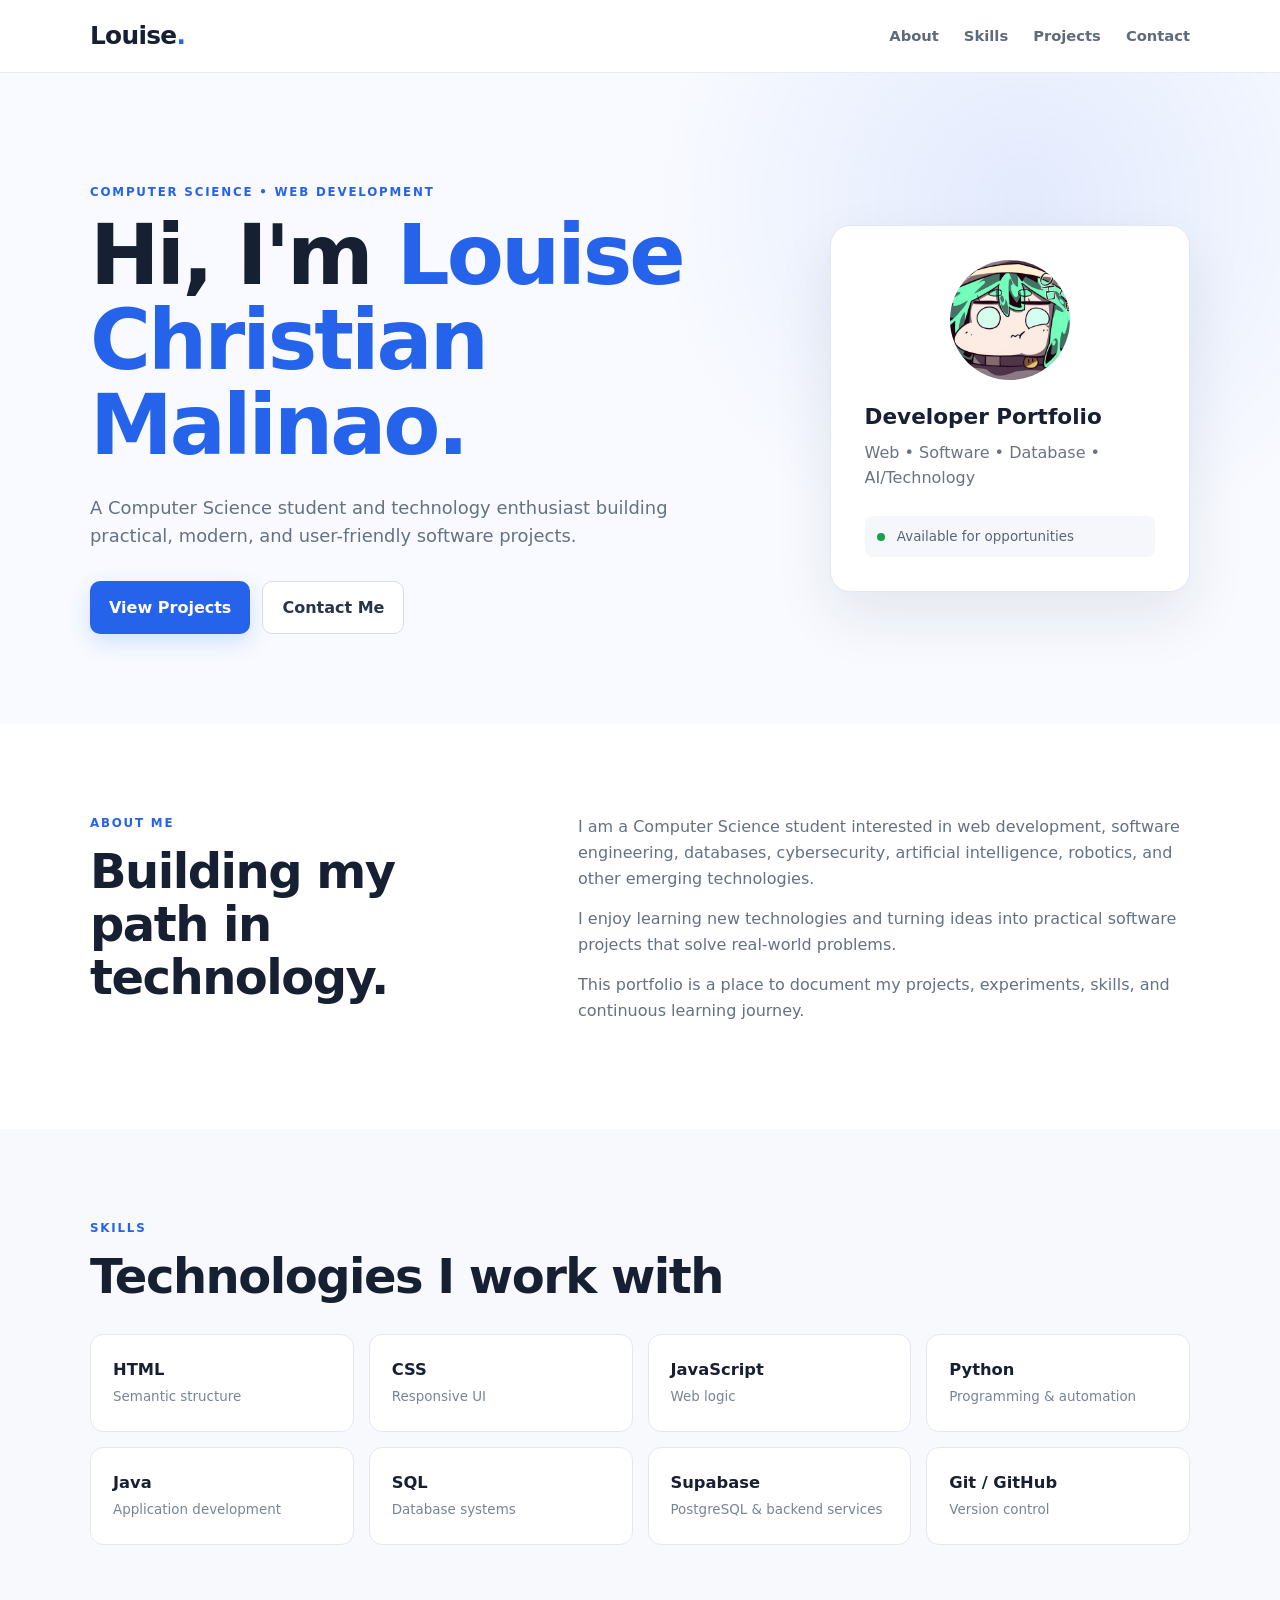
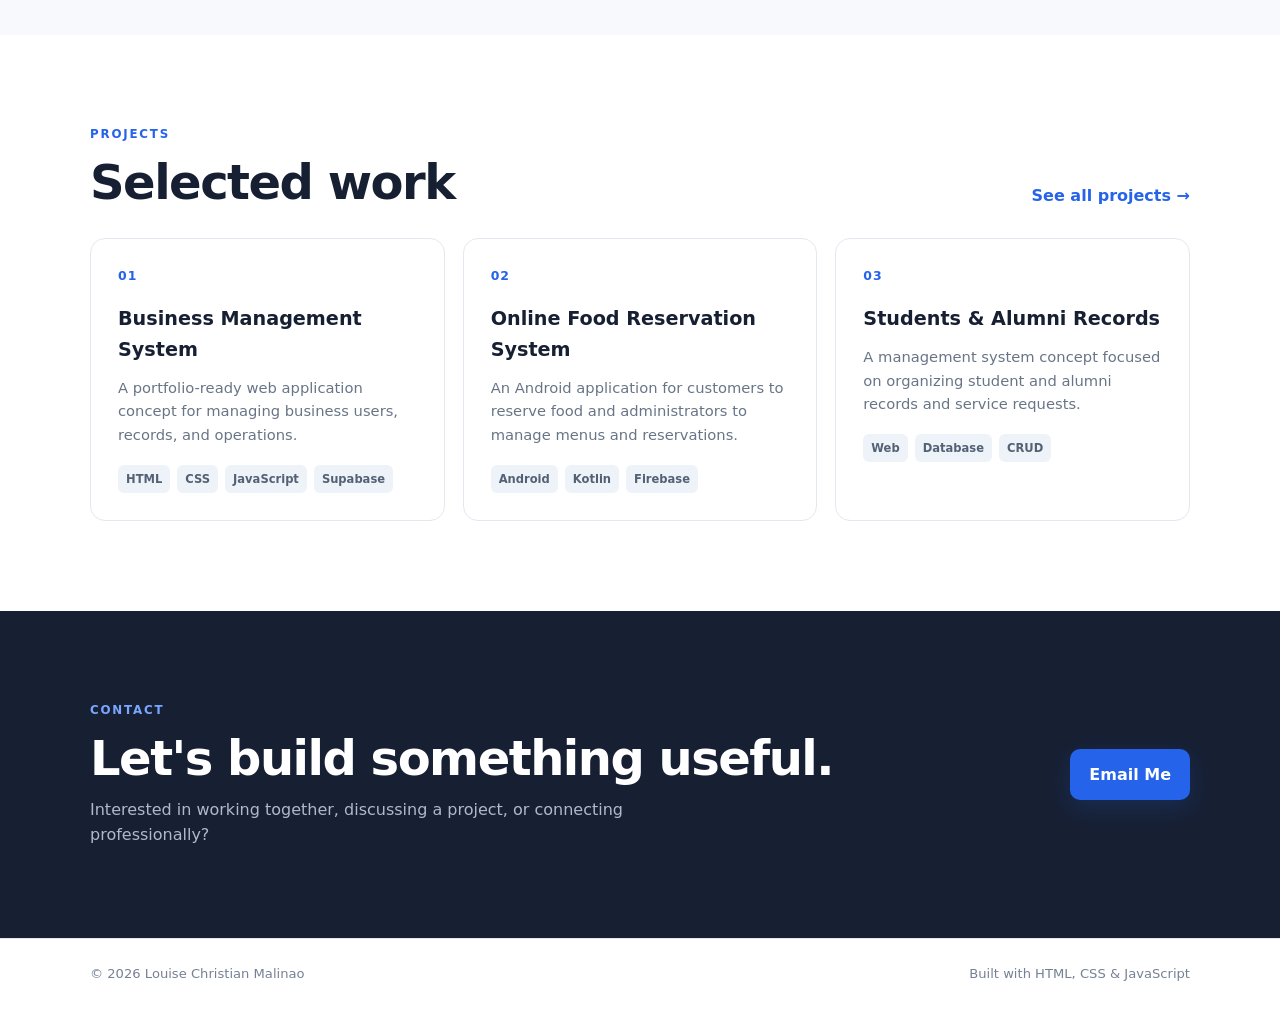
<file: Index.html>
<!DOCTYPE html>
<html lang="en">
<head>
  <meta charset="UTF-8">
  <meta name="viewport" content="width=device-width, initial-scale=1.0">
  <meta
    name="description"
    content="Louise Christian Malinao --- Computer Science student, developer, and technology enthusiast."
  >
  <meta name="author" content="Louise Christian Malinao">
  <title>Louise Christian Malinao | Portfolio</title>
  <link rel="stylesheet" href="style.css">
</head>
<body>
  <!-- ================= HEADER ================= -->
  <header class="site-header">
    <nav class="nav container">
      <a class="brand" href="index.html" aria-label="Louise Christian Malinao home">
        Louise<span>.</span>
      </a>
      <!-- Desktop Navigation -->
      <div class="nav-links" id="navLinks">
        <a href="#about">About</a>
        <a href="#skills">Skills</a>
        <a href="#projects">Projects</a>
        <a href="#contact">Contact</a>
      </div>
      <!-- Mobile Menu Button -->
      <button
        class="menu-toggle"
        type="button"
        aria-label="Open navigation menu"
        aria-expanded="false"
        aria-controls="navLinks"
      >
        ☰
      </button>
    </nav>
  </header>

  <main>
    <!-- ================= HERO ================= -->
    <section class="hero">
      <div class="container hero-grid">
        <div class="hero-content">
          <p class="eyebrow">
            COMPUTER SCIENCE • WEB DEVELOPMENT
          </p>
          <h1>
            Hi, I'm <span>Louise Christian Malinao.</span>
          </h1>
          <p class="hero-text">
            A Computer Science student and technology enthusiast building
            practical, modern, and user-friendly software projects.
          </p>
          <div class="hero-actions">
            <a class="btn primary" href="#projects">
              View Projects
            </a>
            <a class="btn outline" href="#contact">
              Contact Me
            </a>
          </div>
        </div>
        <div class="hero-card">
          <div class="avatar">
             <img src="profile.jpg" alt="Louise Christian Malinao">
          </div>
          <h2>
            Developer Portfolio
          </h2>
          <p>
            Web • Software • Database • AI/Technology
          </p>
          <div class="status">
            <span></span>
            Available for opportunities
          </div>
        </div>
      </div>
    </section>

    <!-- ================= ABOUT ================= -->
    <section id="about" class="section">
      <div class="container two-col">
        <div>
          <p class="eyebrow">
            ABOUT ME
          </p>
          <h2>
            Building my path in technology.
          </h2>
        </div>
        <div class="about-text">
          <p>
            I am a Computer Science student interested in web development,
            software engineering, databases, cybersecurity, artificial
            intelligence, robotics, and other emerging technologies.
          </p>
          <p>
            I enjoy learning new technologies and turning ideas into
            practical software projects that solve real-world problems.
          </p>
          <p>
            This portfolio is a place to document my projects, experiments,
            skills, and continuous learning journey.
          </p>
        </div>
      </div>
    </section>

    <!-- ================= SKILLS ================= -->
    <section id="skills" class="section section-muted">
      <div class="container">
        <p class="eyebrow">
          SKILLS
        </p>
        <h2>
          Technologies I work with
        </h2>
        <div class="skill-grid">
          <div class="skill-card">
            <strong>HTML</strong>
            <span>Semantic structure</span>
          </div>
          <div class="skill-card">
            <strong>CSS</strong>
            <span>Responsive UI</span>
          </div>
          <div class="skill-card">
            <strong>JavaScript</strong>
            <span>Web logic</span>
          </div>
          <div class="skill-card">
            <strong>Python</strong>
            <span>Programming & automation</span>
          </div>
          <div class="skill-card">
            <strong>Java</strong>
            <span>Application development</span>
          </div>
          <div class="skill-card">
            <strong>SQL</strong>
            <span>Database systems</span>
          </div>
          <div class="skill-card">
            <strong>Supabase</strong>
            <span>PostgreSQL & backend services</span>
          </div>
          <div class="skill-card">
            <strong>Git / GitHub</strong>
            <span>Version control</span>
          </div>
        </div>
      </div>
    </section>

    <!-- ================= PROJECTS ================= -->
    <section id="projects" class="section">
      <div class="container">
        <div class="section-head">
          <div>
            <p class="eyebrow">
              PROJECTS
            </p>
            <h2>
              Selected work
            </h2>
          </div>
          <a class="text-link" href="projects.html">
            See all projects →
          </a>
        </div>
        <div class="project-grid">
          <!-- Project 01 -->
          <article class="project-card">
            <div class="project-number">
              01
            </div>
            <h3>
              Business Management System
            </h3>
            <p>
              A portfolio-ready web application concept for managing
              business users, records, and operations.
            </p>
            <div class="tags">
              <span>HTML</span>
              <span>CSS</span>
              <span>JavaScript</span>
              <span>Supabase</span>
            </div>
          </article>
          <!-- Project 02 -->
          <article class="project-card">
            <div class="project-number">
              02
            </div>
            <h3>
              Online Food Reservation System
            </h3>
            <p>
              An Android application for customers to reserve food and
              administrators to manage menus and reservations.
            </p>
            <div class="tags">
              <span>Android</span>
              <span>Kotlin</span>
              <span>Firebase</span>
            </div>
          </article>
          <!-- Project 03 -->
          <article class="project-card">
            <div class="project-number">
              03
            </div>
            <h3>
              Students & Alumni Records
            </h3>
            <p>
              A management system concept focused on organizing student
              and alumni records and service requests.
            </p>
            <div class="tags">
              <span>Web</span>
              <span>Database</span>
              <span>CRUD</span>
            </div>
          </article>
        </div>
      </div>
    </section>

    <!-- ================= CONTACT ================= -->
    <section id="contact" class="section contact-section">
      <div class="container contact-card">
        <div>
          <p class="eyebrow">
            CONTACT
          </p>
          <h2>
            Let's build something useful.
          </h2>
          <p>
            Interested in working together, discussing a project,
            or connecting professionally?
          </p>
        </div>
        <a
          class="btn primary"
          href="mailto:cresenthack22@gmail.com"
        >
          Email Me
        </a>
      </div>
    </section>
  </main>

  <!-- ================= FOOTER ================= -->
  <footer class="footer">
    <div class="container footer-inner">
      <span>
        © <span id="year"></span> Louise Christian Malinao
      </span>
      <span>
        Built with HTML, CSS & JavaScript
      </span>
    </div>
  </footer>

  <script src="script.js"></script>
</body>
</html>
</file>
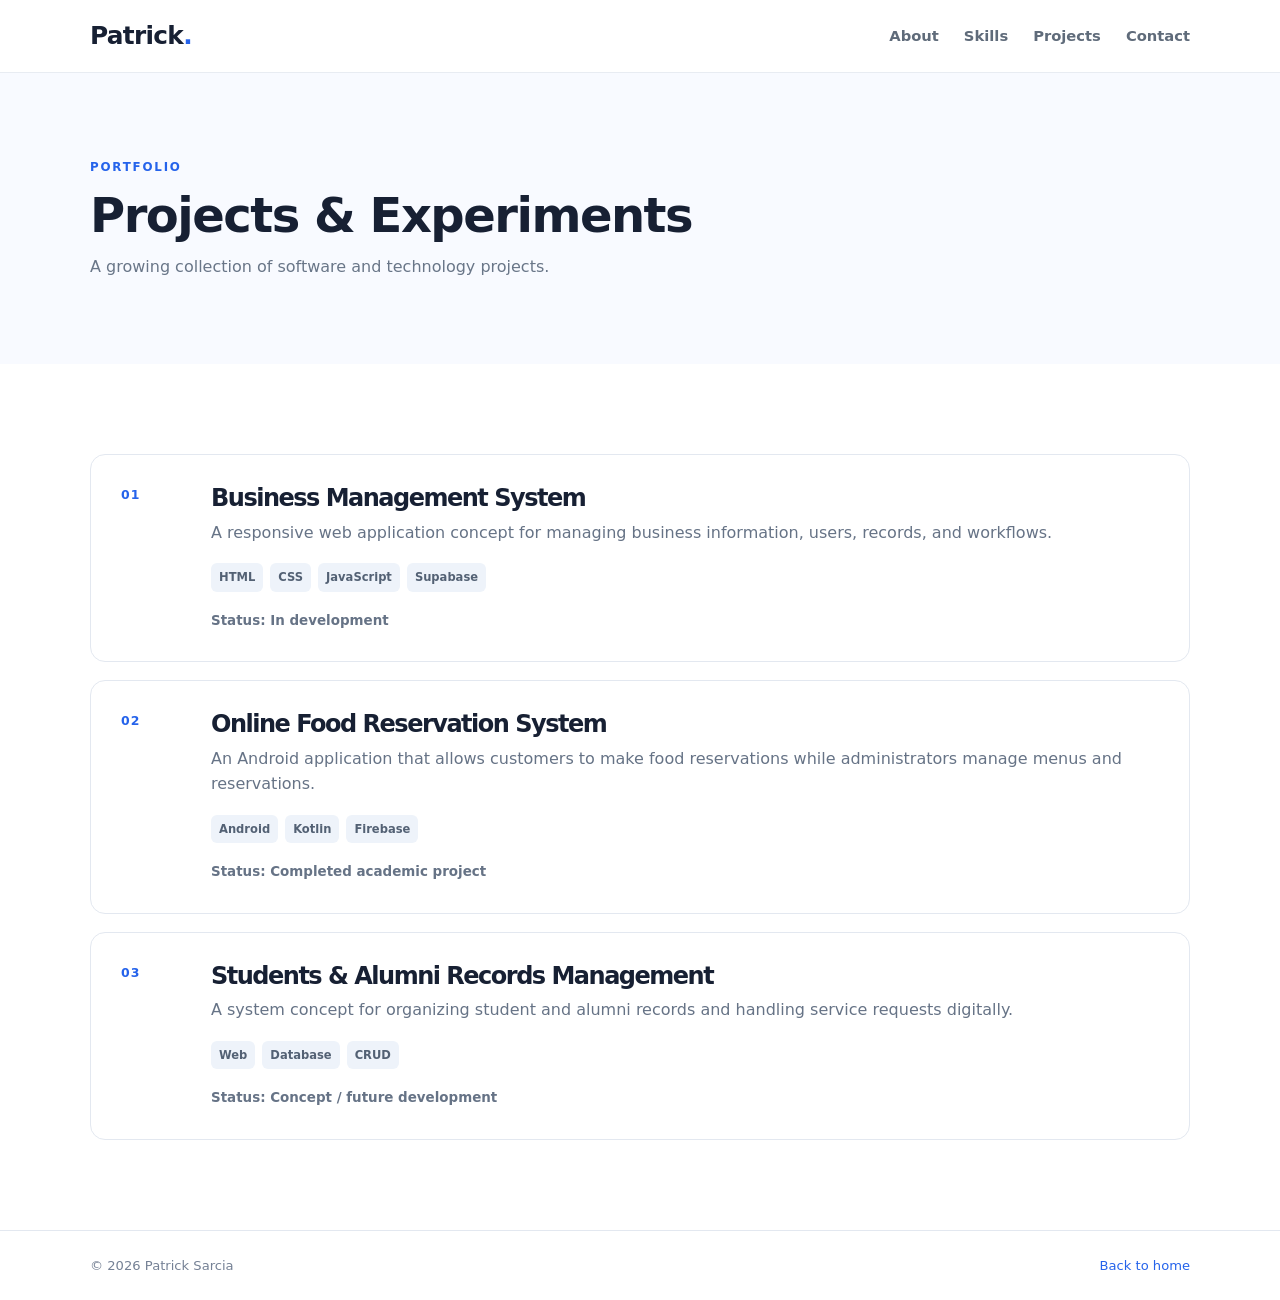
<file: projects.html>
<!DOCTYPE html>
<html lang="en">
<head>
  <meta charset="UTF-8">
  <meta name="viewport" content="width=device-width, initial-scale=1.0">
  <meta
    name="description"
    content="Projects and experiments by Patrick Sarcia, Computer Science graduate and developer."
  >
  <meta name="author" content="Patrick Sarcia">
  <title>Projects | Patrick Sarcia</title>
  <link rel="stylesheet" href="style.css">
</head>
<body>
  <!-- ================= HEADER ================= -->
  <header class="site-header">
    <nav class="nav container">
      <a
        class="brand"
        href="index.html"
        aria-label="Patrick Sarcia home"
      >
        Patrick<span>.</span>
      </a>
      <!-- Desktop Navigation -->
      <div class="nav-links" id="navLinks">
        <a href="index.html#about">
          About
        </a>
        <a href="index.html#skills">
          Skills
        </a>
        <a href="index.html#projects">
          Projects
        </a>
        <a href="index.html#contact">
          Contact
        </a>
      </div>
      <!-- Mobile Menu Button -->
      <button
        class="menu-toggle"
        type="button"
        aria-label="Open navigation menu"
        aria-expanded="false"
        aria-controls="navLinks"
      >
        ☰
      </button>
    </nav>
  </header>

  <main>
    <!-- ================= PAGE HERO ================= -->
    <section class="page-hero">
      <div class="container">
        <p class="eyebrow">
          PORTFOLIO
        </p>
        <h1>
          Projects & Experiments
        </h1>
        <p>
          A growing collection of software and technology projects.
        </p>
      </div>
    </section>

    <!-- ================= PROJECT LIST ================= -->
    <section class="section">
      <div class="container project-list">
        <!-- Project 01 -->
        <article class="project-detail">
          <div class="project-number">
            01
          </div>
          <div>
            <h2>
              Business Management System
            </h2>
            <p>
              A responsive web application concept for managing
              business information, users, records, and workflows.
            </p>
            <div class="tags">
              <span>HTML</span>
              <span>CSS</span>
              <span>JavaScript</span>
              <span>Supabase</span>
            </div>
            <p class="project-status">
              Status: In development
            </p>
          </div>
        </article>
        <!-- Project 02 -->
        <article class="project-detail">
          <div class="project-number">
            02
          </div>
          <div>
            <h2>
              Online Food Reservation System
            </h2>
            <p>
              An Android application that allows customers to make
              food reservations while administrators manage menus
              and reservations.
            </p>
            <div class="tags">
              <span>Android</span>
              <span>Kotlin</span>
              <span>Firebase</span>
            </div>
            <p class="project-status">
              Status: Completed academic project
            </p>
          </div>
        </article>
        <!-- Project 03 -->
        <article class="project-detail">
          <div class="project-number">
            03
          </div>
          <div>
            <h2>
              Students & Alumni Records Management
            </h2>
            <p>
              A system concept for organizing student and alumni
              records and handling service requests digitally.
            </p>
            <div class="tags">
              <span>Web</span>
              <span>Database</span>
              <span>CRUD</span>
            </div>
            <p class="project-status">
              Status: Concept / future development
            </p>
          </div>
        </article>
      </div>
    </section>
  </main>

  <!-- ================= FOOTER ================= -->
  <footer class="footer">
    <div class="container footer-inner">
      <span>
        © <span id="year"></span> Patrick Sarcia
      </span>
      <a href="index.html">
        Back to home
      </a>
    </div>
  </footer>

  <script src="script.js"></script>
</body>
</html>
</file>
<file: style.css>
/* =========================================================
   RESET
========================================================= */
* {
  margin: 0;
  padding: 0;
  box-sizing: border-box;
}

/* =========================================================
   BASE
========================================================= */
html {
  scroll-behavior: smooth;
  scroll-padding-top: 90px;
}

body {
  font-family:
    Inter,
    ui-sans-serif,
    system-ui,
    -apple-system,
    BlinkMacSystemFont,
    "Segoe UI",
    sans-serif;
  color: #172033;
  background: #ffffff;
  line-height: 1.6;
}

a {
  color: inherit;
}

button,
input,
textarea {
  font: inherit;
}

button {
  cursor: pointer;
}

.container {
  width: min(1100px, 92%);
  margin: 0 auto;
}

/* =========================================================
   HEADER / NAVIGATION
========================================================= */
.site-header {
  background: rgba(255, 255, 255, 0.94);
  backdrop-filter: blur(12px);
  border-bottom: 1px solid #e8ecf2;
  position: sticky;
  top: 0;
  z-index: 100;
}

.nav {
  min-height: 72px;
  display: flex;
  align-items: center;
  justify-content: space-between;
  gap: 20px;
  position: relative;
}

.brand {
  text-decoration: none;
  font-size: 1.55rem;
  font-weight: 800;
  letter-spacing: -0.7px;
  white-space: nowrap;
}

.brand span {
  color: #2563eb;
}

/* Desktop navigation */
.nav-links {
  display: flex;
  align-items: center;
  gap: 25px;
}

.nav-links a {
  text-decoration: none;
  color: #5f6b7a;
  font-size: 0.92rem;
  font-weight: 600;
  transition: color 0.2s ease;
}

.nav-links a:hover {
  color: #2563eb;
}

/* Mobile menu button */
.menu-toggle {
  display: none;
  border: 0;
  background: transparent;
  color: #172033;
  font-size: 1.6rem;
  line-height: 1;
  padding: 8px;
  border-radius: 8px;
}

.menu-toggle:hover {
  background: #f1f5f9;
}

/* =========================================================
   HERO
========================================================= */
.hero {
  padding: 110px 0 90px;
  background:
    radial-gradient(
      circle at 80% 20%,
      rgba(37, 99, 235, 0.10),
      transparent 32%
    ),
    #f8faff;
}

.hero-grid {
  display: grid;
  grid-template-columns: 1.3fr 0.7fr;
  gap: 70px;
  align-items: center;
}

.eyebrow {
  color: #2563eb;
  font-size: 0.74rem;
  font-weight: 800;
  letter-spacing: 1.8px;
  margin-bottom: 12px;
}

.hero h1 {
  font-size: clamp(2.8rem, 7vw, 5.2rem);
  line-height: 1.02;
  letter-spacing: -3px;
  max-width: 800px;
}

.hero h1 span {
  color: #2563eb;
}

.hero-text {
  max-width: 650px;
  color: #657184;
  font-size: 1.12rem;
  margin: 25px 0 30px;
}

/* =========================================================
   BUTTONS
========================================================= */
.hero-actions {
  display: flex;
  gap: 12px;
  flex-wrap: wrap;
}

.btn {
  display: inline-flex;
  justify-content: center;
  align-items: center;
  text-decoration: none;
  border: 0;
  border-radius: 10px;
  padding: 13px 19px;
  font-weight: 750;
  cursor: pointer;
  transition:
    transform 0.2s ease,
    background 0.2s ease,
    box-shadow 0.2s ease;
}

.btn:hover {
  transform: translateY(-2px);
}

.primary {
  background: #2563eb;
  color: #ffffff;
  box-shadow:
    0 8px 22px rgba(37, 99, 235, 0.18);
}

.primary:hover {
  background: #1d4ed8;
}

.outline {
  border: 1px solid #d7deea;
  background: #ffffff;
  color: #273449;
}

.outline:hover {
  background: #f8fafc;
}

/* =========================================================
   HERO CARD
========================================================= */
.hero-card {
  background: #ffffff;
  border: 1px solid #e3e8f0;
  border-radius: 20px;
  padding: 34px;
  box-shadow:
    0 25px 60px rgba(20, 32, 55, 0.09);
}

.avatar {
  width: 120px;
  height: 120px;
  border-radius: 50%;
  overflow: hidden;
  margin: 0 auto 20px;
}

.avatar img {
  width: 100%;
  height: 100%;
  object-fit: cover;
  display: block;
}

.hero-card h2 {
  font-size: 1.35rem;
  margin-bottom: 5px;
}

.hero-card p {
  color: #6b7280;
}

.status {
  margin-top: 25px;
  padding: 10px 12px;
  border-radius: 8px;
  background: #f5f7fa;
  color: #596578;
  font-size: 0.84rem;
}

.status span {
  display: inline-block;
  width: 8px;
  height: 8px;
  border-radius: 50%;
  background: #16a34a;
  margin-right: 8px;
}

/* =========================================================
   SECTIONS
========================================================= */
.section {
  padding: 90px 0;
}

.section-muted {
  background: #f7f9fc;
}

.section h2,
.page-hero h1 {
  font-size: clamp(2rem, 4vw, 3rem);
  line-height: 1.1;
  letter-spacing: -1.5px;
}

/* =========================================================
   ABOUT
========================================================= */
.two-col {
  display: grid;
  grid-template-columns: 0.8fr 1.2fr;
  gap: 80px;
}

.about-text p {
  color: #647184;
  margin-bottom: 15px;
}

/* =========================================================
   SKILLS
========================================================= */
.skill-grid {
  display: grid;
  grid-template-columns: repeat(4, 1fr);
  gap: 15px;
  margin-top: 32px;
}

.skill-card {
  padding: 22px;
  background: #ffffff;
  border: 1px solid #e3e8f0;
  border-radius: 13px;
  transition:
    transform 0.2s ease,
    box-shadow 0.2s ease;
}

.skill-card:hover {
  transform: translateY(-3px);
  box-shadow:
    0 12px 25px rgba(20, 32, 55, 0.07);
}

.skill-card strong {
  display: block;
  font-size: 1.02rem;
}

.skill-card span {
  color: #788496;
  font-size: 0.84rem;
}

/* =========================================================
   PROJECTS
========================================================= */
.section-head {
  display: flex;
  justify-content: space-between;
  align-items: end;
  gap: 25px;
  margin-bottom: 30px;
}

.text-link {
  color: #2563eb;
  text-decoration: none;
  font-weight: 700;
  white-space: nowrap;
}

.text-link:hover {
  text-decoration: underline;
}

.project-grid {
  display: grid;
  grid-template-columns: repeat(3, 1fr);
  gap: 18px;
}

.project-card {
  border: 1px solid #e3e8f0;
  border-radius: 15px;
  padding: 27px;
  background: #ffffff;
  transition:
    transform 0.2s ease,
    box-shadow 0.2s ease;
}

.project-card:hover {
  transform: translateY(-4px);
  box-shadow:
    0 18px 35px rgba(20, 32, 55, 0.08);
}

.project-number {
  color: #2563eb;
  font-weight: 800;
  font-size: 0.78rem;
  letter-spacing: 1px;
  margin-bottom: 18px;
}

.project-card h3 {
  font-size: 1.2rem;
  margin-bottom: 10px;
}

.project-card p {
  color: #687587;
  font-size: 0.92rem;
}

/* =========================================================
   TAGS
========================================================= */
.tags {
  display: flex;
  flex-wrap: wrap;
  gap: 7px;
  margin-top: 18px;
}

.tags span {
  font-size: 0.72rem;
  padding: 5px 8px;
  background: #eef3fa;
  border-radius: 6px;
  color: #536174;
  font-weight: 700;
}

/* =========================================================
   CONTACT
========================================================= */
.contact-section {
  background: #172033;
  color: #ffffff;
}

.contact-card {
  display: flex;
  justify-content: space-between;
  align-items: center;
  gap: 30px;
}

.contact-card p:not(.eyebrow) {
  color: #aeb9c9;
  margin-top: 12px;
  max-width: 650px;
}

.contact-section .eyebrow {
  color: #79a6ff;
}

/* =========================================================
   FOOTER
========================================================= */
.footer {
  border-top: 1px solid #e3e8f0;
  padding: 24px 0;
  color: #758195;
  font-size: 0.82rem;
}

.footer-inner {
  display: flex;
  justify-content: space-between;
  gap: 20px;
}

.footer a {
  color: #2563eb;
  text-decoration: none;
}

.footer a:hover {
  text-decoration: underline;
}

/* =========================================================
   PROJECTS PAGE
========================================================= */
.page-hero {
  padding: 85px 0;
  background: #f8faff;
}

.page-hero p:last-child {
  color: #697688;
  margin-top: 12px;
}

.project-list {
  display: grid;
  gap: 18px;
}

.project-detail {
  display: grid;
  grid-template-columns: 70px 1fr;
  gap: 20px;
  padding: 30px;
  border: 1px solid #e3e8f0;
  border-radius: 15px;
  background: #ffffff;
}

.project-detail h2 {
  font-size: 1.5rem;
  margin-bottom: 8px;
}

.project-detail p {
  color: #667386;
}

.project-status {
  font-size: 0.84rem;
  margin-top: 18px;
  font-weight: 700;
}

/* =========================================================
   FOCUS ACCESSIBILITY
========================================================= */
button:focus-visible,
a:focus-visible {
  outline: 3px solid rgba(37, 99, 235, 0.25);
  outline-offset: 3px;
}

/* =========================================================
   TABLET
========================================================= */
@media (max-width: 900px) {
  .hero-grid {
    grid-template-columns: 1fr;
    gap: 45px;
  }
  .hero-card {
    max-width: 600px;
  }
  .two-col {
    grid-template-columns: 1fr;
    gap: 40px;
  }
  .skill-grid {
    grid-template-columns: repeat(2, 1fr);
  }
  .project-grid {
    grid-template-columns: repeat(2, 1fr);
  }
}

/* =========================================================
   MOBILE NAVIGATION
========================================================= */
@media (max-width: 800px) {
  .nav {
    min-height: 68px;
  }
  .menu-toggle {
    display: block;
  }
  .nav-links {
    display: none;
    position: absolute;
    top: 68px;
    left: 0;
    right: 0;
    flex-direction: column;
    align-items: stretch;
    gap: 0;
    background: #ffffff;
    border-bottom: 1px solid #e5e7eb;
    box-shadow:
      0 12px 25px rgba(15, 23, 42, 0.08);
    padding: 10px 4%;
  }
  .nav-links.open {
    display: flex;
  }
  .nav-links a {
    padding: 14px 0;
    border-bottom: 1px solid #f1f5f9;
  }
  .nav-links a:last-child {
    border-bottom: 0;
  }
  .contact-card {
    flex-direction: column;
    align-items: flex-start;
  }
  .section-head {
    align-items: flex-start;
    flex-direction: column;
  }
}

/* =========================================================
   SMALL TABLETS / LARGE PHONES
========================================================= */
@media (max-width: 650px) {
  .hero {
    padding: 80px 0 65px;
  }
  .hero h1 {
    letter-spacing: -2px;
  }
  .hero-card {
    padding: 28px;
  }
  .section {
    padding: 70px 0;
  }
  .project-grid {
    grid-template-columns: 1fr;
  }
  .project-detail {
    grid-template-columns: 1fr;
    gap: 5px;
  }
}

/* =========================================================
   SMALL PHONES
========================================================= */
@media (max-width: 520px) {
  .container {
    width: min(92%, 1100px);
  }
  .hero {
    padding: 70px 0 55px;
  }
  .hero h1 {
    font-size: clamp(2.5rem, 13vw, 3.5rem);
    letter-spacing: -2px;
  }
  .hero-text {
    font-size: 1rem;
  }
  .hero-actions {
    flex-direction: column;
    align-items: stretch;
  }
  .btn {
    width: 100%;
  }
  .skill-grid {
    grid-template-columns: 1fr;
  }
  .section {
    padding: 60px 0;
  }
  .section h2,
  .page-hero h1 {
    font-size: 2rem;
  }
  .project-card {
    padding: 23px;
  }
  .project-detail {
    padding: 23px;
  }
  .footer-inner {
    flex-direction: column;
    align-items: flex-start;
  }
  .page-hero {
    padding: 65px 0;
  }
}

/* =========================================================
   VERY SMALL PHONES
========================================================= */
@media (max-width: 360px) {
  .brand {
    font-size: 1.35rem;
  }
  .hero h1 {
    font-size: 2.35rem;
  }
  .hero-card {
    padding: 23px;
  }
  .avatar {
    width: 75px;
    height: 75px;
  }
}
</file>
